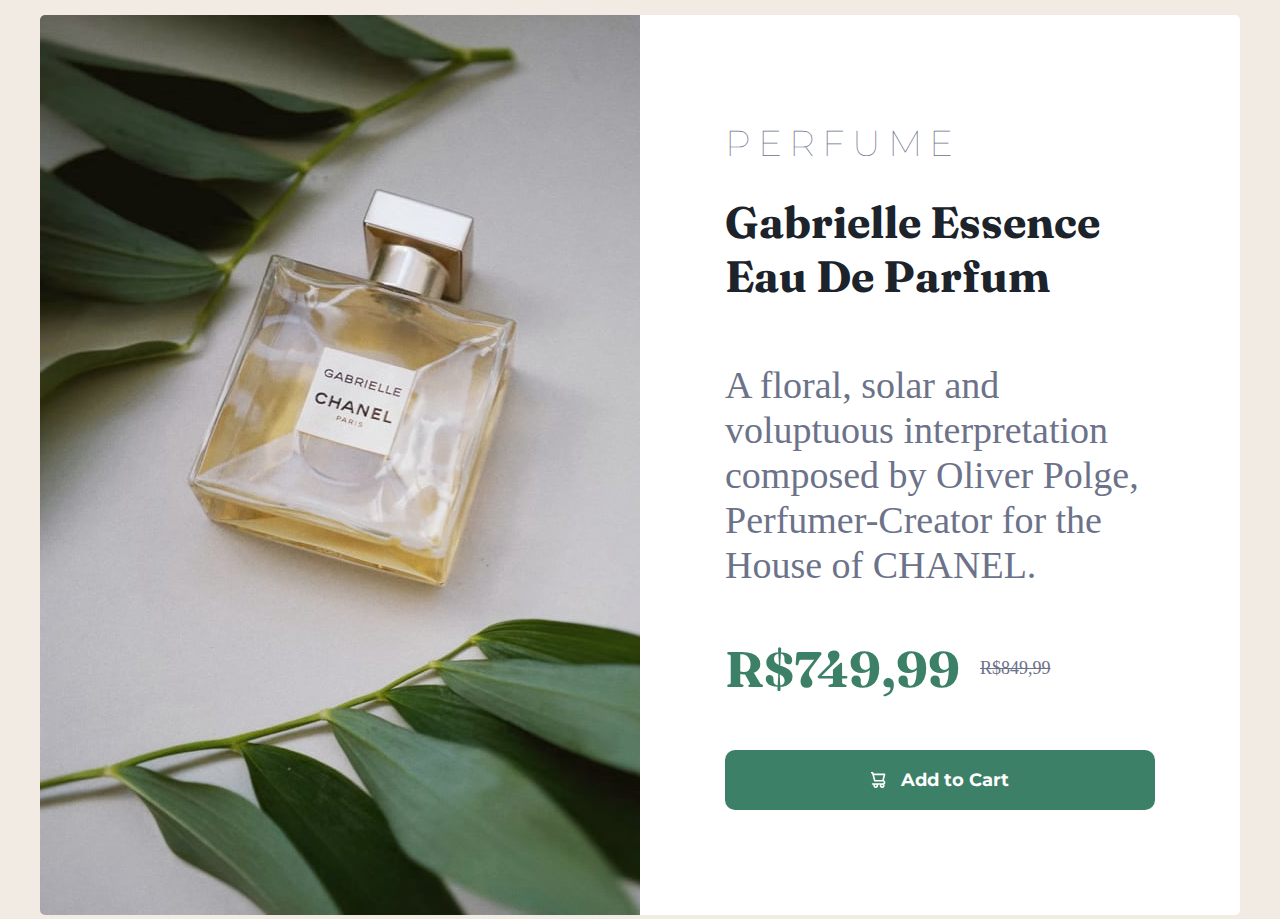
<file: front-end newbie/index.html>
<!DOCTYPE html>
<html lang="pt-BR">
  <head>
    <meta charset="UTF-8" />
    <meta http-equiv="X-UA-Compatible" content="IE=edge" />
    <meta name="viewport" content="width=device-width, initial-scale=1.0" />
    <link rel="stylesheet" href="style.css" />
    <title>Perfume</title>
  </head>
  <body>
    <div class="main-container">
      <section class="main-content">
        <div class="left-img-div">
          <img
            src="images/image-product-desktop.jpg"
            alt="Imagem de perfume CHANEL em uma mesa branca com folhas ao lado."
          />
        </div>
        <div class="text-content">
          <div class="text-width-box">
            <h1>Perfume</h1>
            <h2 class="perfume-name">Gabrielle Essence Eau De Parfum</h2>
            <div class="paragraph-div">
              <p>
                A floral, solar and voluptuous interpretation composed by Oliver
                Polge, Perfumer-Creator for the House of CHANEL.
              </p>
            </div>

            <div class="price-div">
              <h2>R$749,99</h2>
              <p>R$849,99</p>
            </div>
            <button class="cart-button">
              <svg width="15" height="16" xmlns="http://www.w3.org/2000/svg">
                <path
                  d="M14.383 10.388a2.397 2.397 0 0 0-1.518-2.222l1.494-5.593a.8.8 0 0 0-.144-.695.8.8 0 0 0-.631-.28H2.637L2.373.591A.8.8 0 0 0 1.598 0H0v1.598h.983l1.982 7.4a.8.8 0 0 0 .799.59h8.222a.8.8 0 0 1 0 1.599H1.598a.8.8 0 1 0 0 1.598h.943a2.397 2.397 0 1 0 4.507 0h1.885a2.397 2.397 0 1 0 4.331-.376 2.397 2.397 0 0 0 1.12-2.021ZM11.26 7.99H4.395L3.068 3.196h9.477L11.26 7.991Zm-6.465 6.392a.8.8 0 1 1 0-1.598.8.8 0 0 1 0 1.598Zm6.393 0a.8.8 0 1 1 0-1.598.8.8 0 0 1 0 1.598Z"
                  fill="#FFF"
                />
              </svg>
              <p>Add to Cart</p>
            </button>
          </div>
        </div>
      </section>
    </div>
  </body>
</html>
</file>
<file: front-end newbie/style.css>
@import url("https://fonts.googleapis.com/css2?family=Fraunces:opsz,wght@9..144,700&family=Montserrat:wght@500;700&display=swap");

* {
  margin: 0;
  padding: 0;
  box-sizing: border-box;
}

body {
  background-color: hsl(30, 38%, 92%);
  height: 100%;
}

h1,
p {
  color: hsl(228, 12%, 48%);
}

h1 {
  font-family: 'Montserrat', sans-serif;
  font-weight: 100;
  padding-bottom: 30px;
  font-size: 36px;
  letter-spacing: 7px;
  text-transform: uppercase;
}

.main-container {
  display: flex;
}
.main-content {
  display: flex;
  margin: 0 auto;
  background-color: white;
  border-radius: 5px;
  height: 900px;
  margin-top: 15px;
  max-width: 1400px;
}

.left-img-div img {
  border-bottom-left-radius: 5px;
  border-top-left-radius: 5px;
}

.text-content {
  display: flex;
  justify-content: center;
  align-items: center;
  width: 600px;
  height: 900px;
}

.text-width-box {
  display: flex;
  flex-direction: column;
  width: 430px;
}

.perfume-name {
  color: hsl(212, 21%, 14%);
  font-family: "Fraunces", serif;
  font-size: 44px;
  padding-bottom: 60px;
  width: 400px;
}

.paragraph-div {
  width: 420px;
  padding-bottom: 50px;
  font-size: 38px;
  line-height: 45px;
}

.price-div {
  display: flex;
  align-items: center;
  padding-bottom: 50px;
}

.price-div h2 {
  font-family: "Fraunces", serif;
  font-weight: 700;
  font-size: 50px;
  color: hsl(158, 36%, 37%);
  padding-right: 20px;
}

.price-div p {
  text-decoration: line-through;
  font-size: 18px;
}

.cart-button {
  cursor: pointer;
  display: flex;
  justify-content: center;
  align-items: center;
  background-color: hsl(158, 36%, 37%);
  border: none;
  width: 100%;
  height: 60px;
  border-radius: 10px;
  font-family: 'Montserrat', sans-serif;
  font-size: 18px;
  font-weight: 700;
  transition: all ease-in-out 200ms;
}

.cart-button p {
  color: white;
  padding-left: 15px;
}

.cart-button:hover {
  background-color: hsl(158, 39%, 30%);
}

@media (max-width: 1205px) {
  .main-content {
    display: flex;
    flex-direction: column;
  }

  .left-img-div {
    height: 650px;
  }

  .left-img-div img {
    border-top-right-radius: 5px;
    border-bottom-left-radius: 0;
  }

  .text-content {
    padding: 25px 0;
    background-color: white;
  }
}

@media (max-width: 625px) {
  .main-container {
    height: 100vh;
  }

  .main-content {
    display: flex;
    flex-direction: column;
    width: 320px;
  }

  .left-img-div {
    width: 320px;
    height: 480px;
  }

  .left-img-div img {
    width: 320px;
  }

  .text-content {
    width: 320px;
  }

  .text-width-box {
    width: 300px;
  }

  h1 {
    font-size: 26px;
  }

  .perfume-name {
    width: 210px;
    font-size: 24px;
    padding-bottom: 40px;
  }

  .paragraph-div {
    width: 240px;
    padding-bottom: 50px;
    font-size: 18px;
    line-height: 30px;
  }

  .price-div h2 {
    font-size: 36px;
    color: hsl(158, 36%, 37%);
    padding-right: 20px;
  }
  
  .price-div p {
    text-decoration: line-through;
    font-size: 14px;
  }
}
</file>
